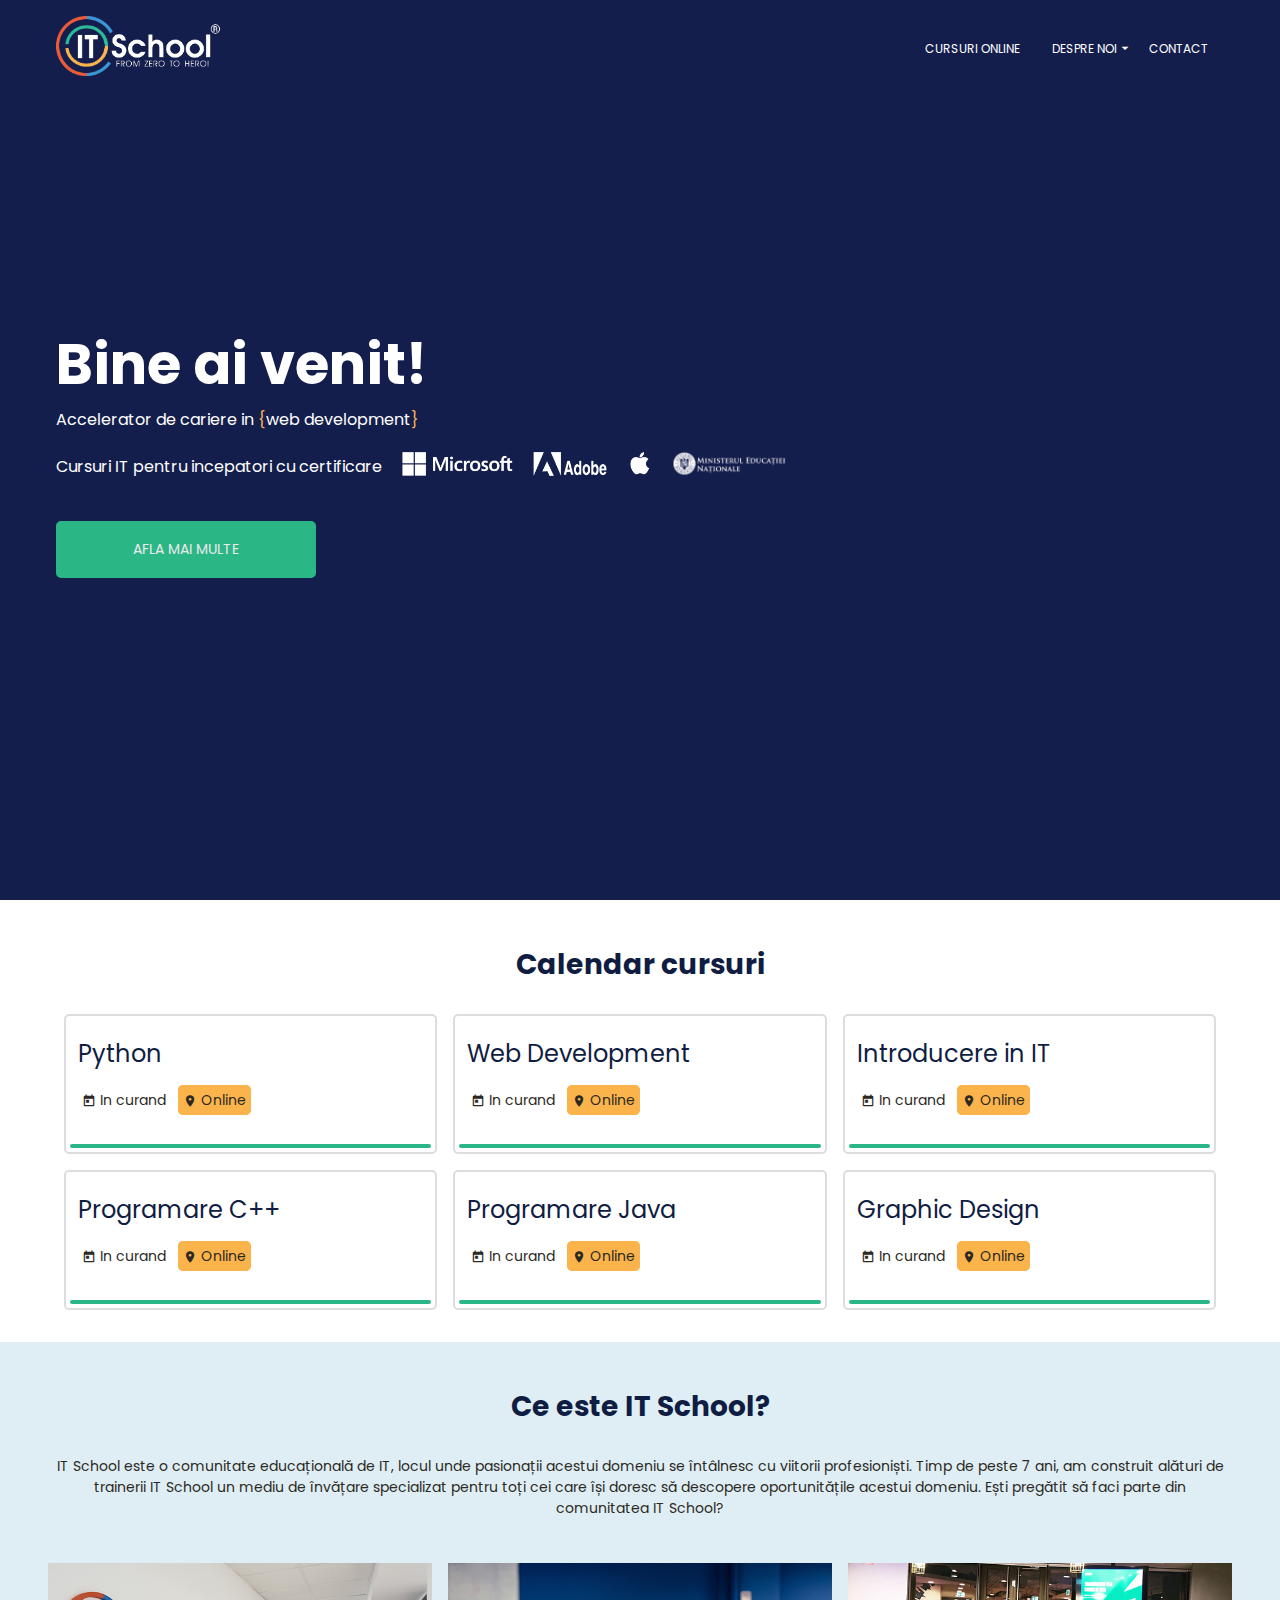
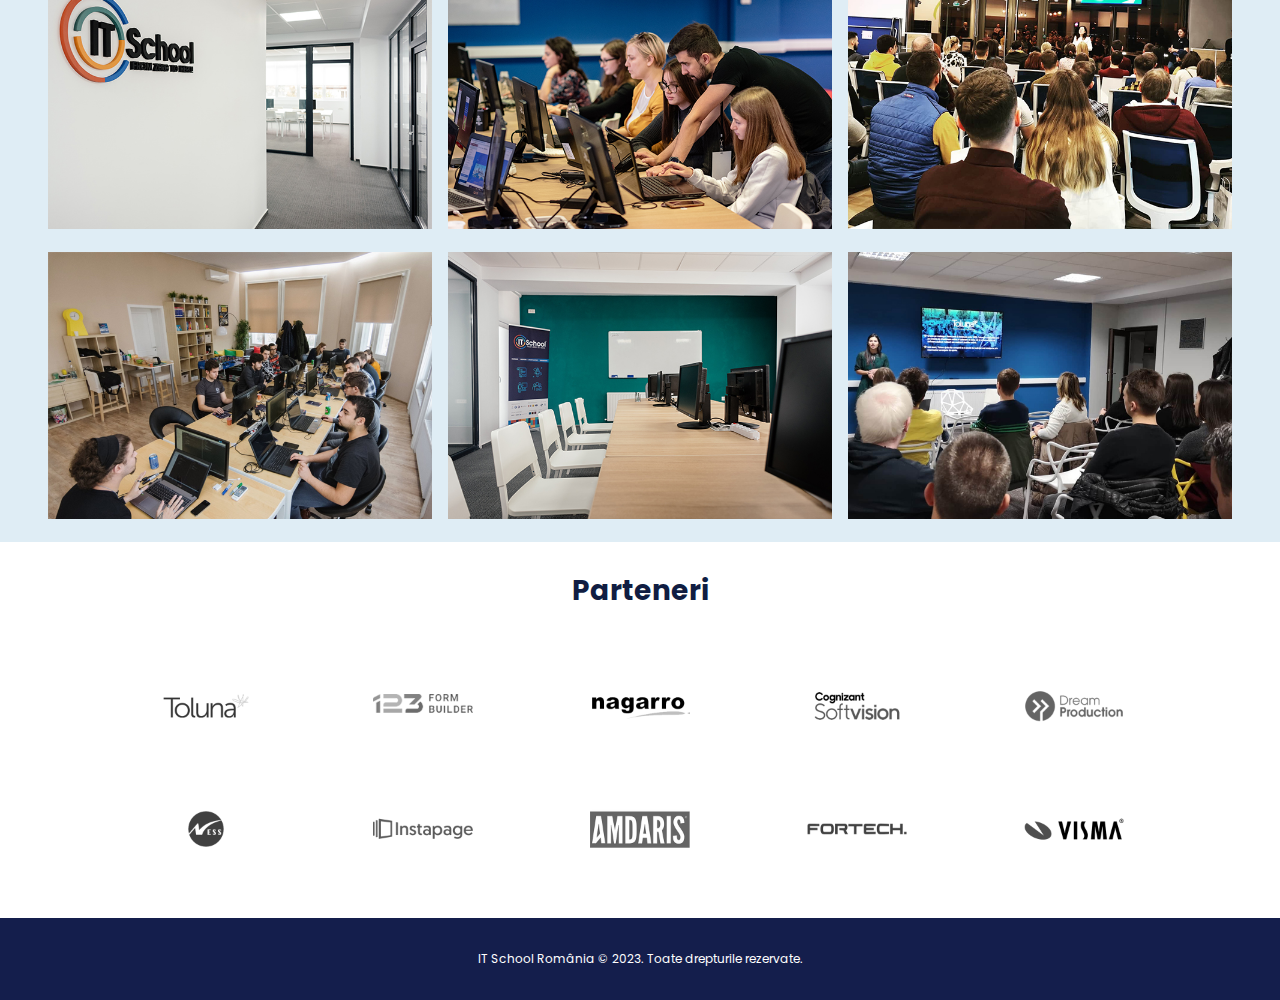
<file: index.html>
<!DOCTYPE html>
<html lang="en">
  <head>
    <meta charset="UTF-8" />
    <meta http-equiv="X-UA-Compatible" content="IE=edge" />
    <meta name="viewport" content="width=device-width, initial-scale=1.0" />
    <title>Clonă IT School</title>
    <meta name="description" content="O replică a site-ului itschool.ro" />

    <!-- Includem font-urile prima oara -->
    <link rel="preconnect" href="https://fonts.googleapis.com" />
    <link rel="preconnect" href="https://fonts.gstatic.com" crossorigin />
    <link
      href="https://fonts.googleapis.com/css2?family=Poppins:ital,wght@0,400;0,700;1,400&display=swap"
      rel="stylesheet"
    />
    <!-- Pentru iconite -->
    <link
      href="https://fonts.googleapis.com/icon?family=Material+Icons"
      rel="stylesheet"
    />
    <!-- Includem CSS-urile noastre -->
    <link rel="stylesheet" href="css/main.css" />
    <link rel="stylesheet" href="css/home.css" />
  </head>
  <body>
    <nav>
      <div class="container">
        <a href="index.html" class="logo-link"
          ><img src="img/itschool-logo.png" alt="it-school-logo"
        /></a>
        <div class="menu-icon-container">
          <!-- Iconita de meniu + checkbox-ul sunt pentru mobile. -->
          <span class="material-icons menu-icon"> menu </span>
          <input type="checkbox" />
          <ul>
            <li><a href="pages/courses.html"> Cursuri online </a></li>
            <li class="about-us">
              <a href="pages/about.html">
                Despre noi
                <span class="material-icons arrow-down-icon">
                  arrow_drop_down
                </span>
              </a>
              <!-- Submeniul afisat la hover pe "Despre noi" -->
              <div class="submenu">
                <a href="index.html">IT School</a>
                <a href="pages/about.html">Despre Noi</a>
              </div>
            </li>
            <li><a href="pages/contact.html"> Contact</a></li>
          </ul>
        </div>
      </div>
    </nav>
    <main>
      <section class="welcome">
        <div class="container">
          <h1>Bine ai venit!</h1>
          <p>
            Accelerator de cariere in <span>{</span>web development<span
              >}</span
            >
          </p>
          <p>
            Cursuri IT pentru incepatori cu certificare
            <img src="img/microsoft.png" alt="Microsoft" />
            <img src="img/adobe.png" alt="Adobe" />
            <img src="img/apple.png" alt="Apple" />
            <img src="img/minister.png" alt="Ministerul Educatiei" />
          </p>
          <a href="pages/courses.html">Afla mai multe</a>
        </div>
      </section >
      <div class="courses">
        <div class="container">
          <h2>Calendar cursuri</h2>
          <div class="courses-container">
            <!-- Fiecare curs are aceeasi structura. -->
            <div class="course-wrapper">
              <div class="course">
                <div class="content">
                  <h3>Python</h3>
                  <div class="badges">
                    <span class="date">
                      <span class="material-icons"> today </span>
                      <span>In curand</span>
                    </span>
                    <span class="place">
                      <span class="material-icons"> location_on </span>
                      <span>Online</span>
                    </span>
                  </div>
                </div>
                <div class="bar"></div>
              </div>
            </div>
            <div class="course-wrapper">
              <div class="course">
                <div class="content">
                  <h3>Web Development</h3>
                  <div class="badges">
                    <span class="date">
                      <span class="material-icons"> today </span>
                      <span>In curand</span>
                    </span>
                    <span class="place">
                      <span class="material-icons"> location_on </span>
                      <span>Online</span>
                    </span>
                  </div>
                </div>
                <div class="bar"></div>
              </div>
            </div>
            <div class="course-wrapper">
              <div class="course">
                <div class="content">
                  <h3>Introducere in IT</h3>
                  <div class="badges">
                    <span class="date">
                      <span class="material-icons"> today </span>
                      <span>In curand</span>
                    </span>
                    <span class="place">
                      <span class="material-icons"> location_on </span>
                      <span>Online</span>
                    </span>
                  </div>
                </div>
                <div class="bar"></div>
              </div>
            </div>
            <div class="course-wrapper">
              <div class="course">
                <div class="content">
                  <h3>Programare C++</h3>
                  <div class="badges">
                    <span class="date">
                      <span class="material-icons"> today </span>
                      <span>In curand</span>
                    </span>
                    <span class="place">
                      <span class="material-icons"> location_on </span>
                      <span>Online</span>
                    </span>
                  </div>
                </div>
                <div class="bar"></div>
              </div>
            </div>
            <div class="course-wrapper">
              <div class="course">
                <div class="content">
                  <h3>Programare Java</h3>
                  <div class="badges">
                    <span class="date">
                      <span class="material-icons"> today </span>
                      <span>In curand</span>
                    </span>
                    <span class="place">
                      <span class="material-icons"> location_on </span>
                      <span>Online</span>
                    </span>
                  </div>
                </div>
                <div class="bar"></div>
              </div>
            </div>
            <div class="course-wrapper">
              <div class="course">
                <div class="content">
                  <h3>Graphic Design</h3>
                  <div class="badges">
                    <span class="date">
                      <span class="material-icons"> today </span>
                      <span>In curand</span>
                    </span>
                    <span class="place">
                      <span class="material-icons"> location_on </span>
                      <span>Online</span>
                    </span>
                  </div>
                </div>
                <div class="bar"></div>
              </div>
            </div>
          </div>
        </div>
      
      </div>

      <section class="description">
        <div class="container">
          <h2>Ce este IT School?</h2>
           <p>
             IT School este o comunitate educațională de IT, locul unde
            pasionații acestui domeniu se întâlnesc cu viitorii profesioniști.
            Timp de peste 7 ani, am construit alături de trainerii IT School un
            mediu de învățare specializat pentru toți cei care își doresc să
            descopere oportunitățile acestui domeniu. Ești pregătit să faci
            parte din comunitatea IT School?
          </p>
        </div>
        <div class="images-container">
          <div class="image-wrapper">
            <img src="/img/about-us-1.jpeg" alt="poza1">
          </div>
          <div class="image-wrapper">
            <img src="/img/about-us-2.jpeg" alt="poza2">
          </div>
          <div class="image-wrapper">
            <img src="/img/about-us-3.jpeg" alt="poza3">
          </div>
          <div class="image-wrapper">
            <img src="/img/about-us-4.jpeg" alt="poza4">
          </div>
          <div class="image-wrapper">
            <img src="/img/about-us-5.jpeg" alt="poza5">
          </div>
          <div class="image-wrapper">
            <img src="/img/about-us-6.jpeg" alt="poza6">
          </div>
        </div>
      </section>
      <section class="partners">
        <h2>Parteneri</h2>
        <div class="container">
          <div class="img-container">
            <div class="img-wrapper">
              <img src="/img/toluna.png" alt="poza1">
            </div>
            <div class="img-wrapper">
              <img src="/img/123formbuilder.png" alt="poza2">
            </div>
            <div class="img-wrapper">
              <img src="/img/nagarro.png" alt="poza3">
            </div>
            <div class="img-wrapper">
              <img src="/img/cognizant.png" alt="poza4">
            </div>
            <div class="img-wrapper">
              <img src="/img/dreamproduction.png" alt="poza5">
            </div>
            <div class="img-wrapper">
              <img src="/img/ness.png" alt="poza6">
            </div>
            <div class="img-wrapper">
              <img src="/img/instapage.png" alt="poza7">
            </div>
            <div class="img-wrapper">
              <img src="/img/amdaris.png" alt="poza8">
            </div>
            <div class="img-wrapper">
              <img src="/img/fortech.png" alt="poza9">
            </div>
            <div class="img-wrapper">
              <img src="/img/visma.png" alt="poza10">
            </div>
          </div>
        </div>
      </section>
    </main>
    <footer>
      <div class="container">
        <p>IT School România © 2023. Toate drepturile rezervate.</p>
      </div>
    </footer>
  </body>
</html>
</file>
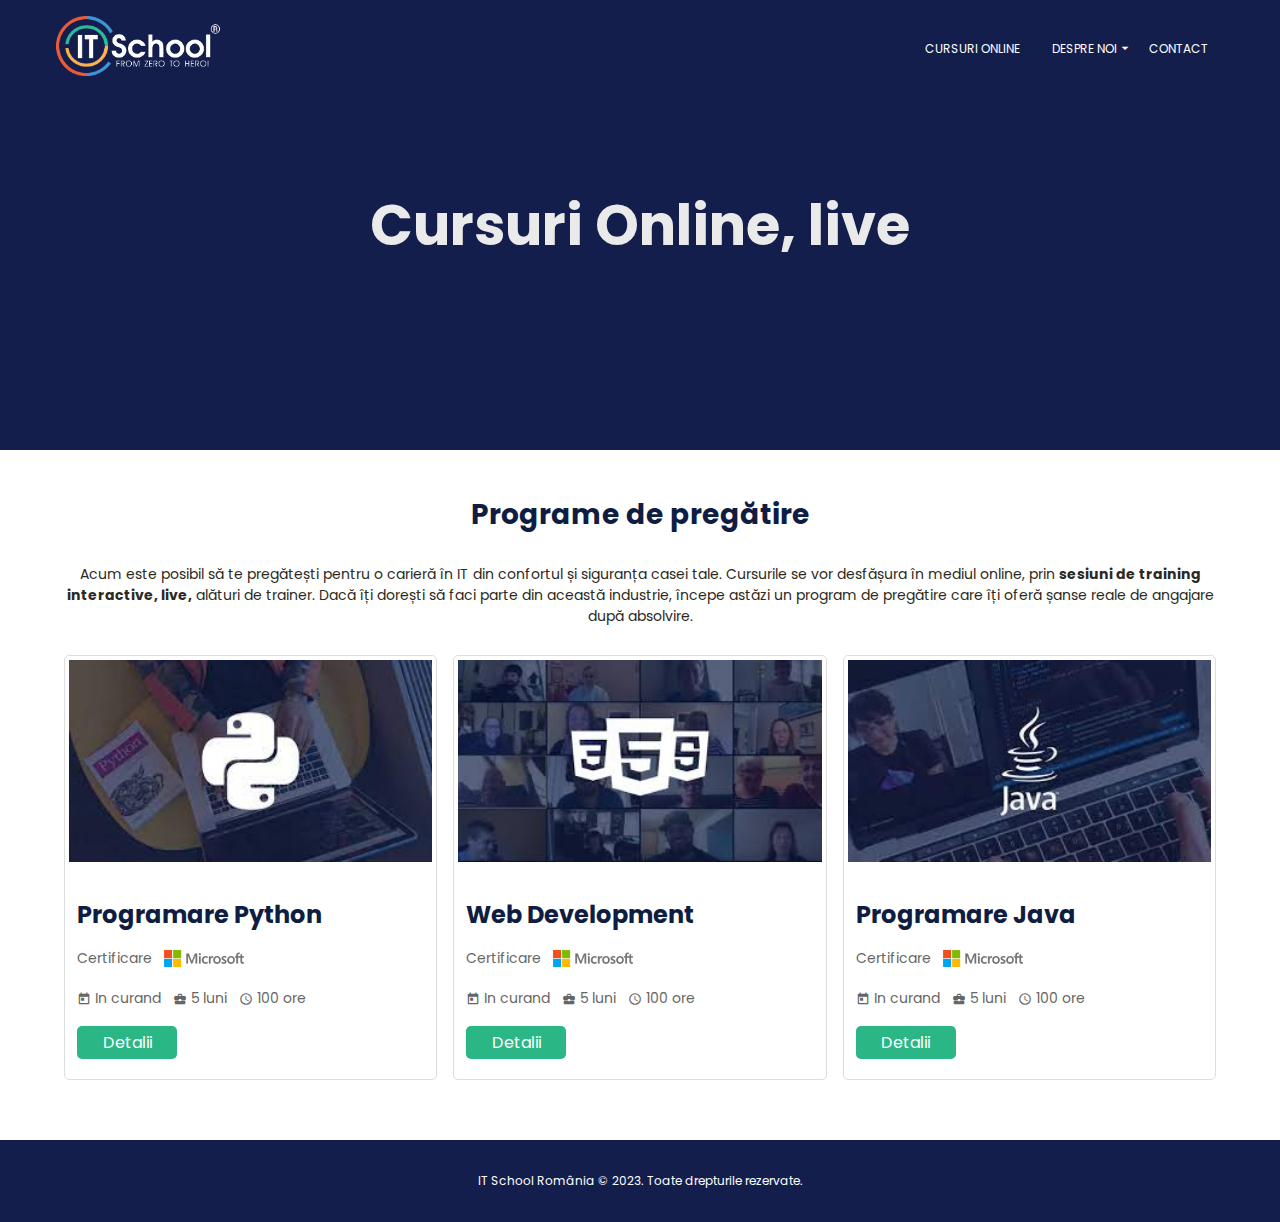
<file: pages/courses.html>
<!DOCTYPE html>
<html lang="en">
  <head>
    <meta charset="UTF-8" />
    <meta http-equiv="X-UA-Compatible" content="IE=edge" />
    <meta name="viewport" content="width=device-width, initial-scale=1.0" />
    <!-- Adaugam metatag-urile pentru Google -->
    <title>Clonă IT School</title>
    <meta name="description" content="O replică a site-ului itschool.ro" />
    <!-- Includem font-urile prima oara -->
    <link rel="preconnect" href="https://fonts.googleapis.com" />
    <link rel="preconnect" href="https://fonts.gstatic.com" crossorigin />
    <link
      href="https://fonts.googleapis.com/css2?family=Poppins:ital,wght@0,400;0,700;1,400&display=swap"
      rel="stylesheet"
    />
    <!-- Pentru iconite -->
    <link
      href="https://fonts.googleapis.com/icon?family=Material+Icons"
      rel="stylesheet"
    />
    <!-- Includem CSS-urile noastre -->
    <link rel="stylesheet" href="../css/main.css" />
    <link rel="stylesheet" href="../css/courses.css">
  </head>
  <body>

    <nav>
      <div class="container">
        <a href="/index.html" class="logo-link"
          ><img src="/img/itschool-logo.png" alt="it-school-logo"
        /></a>
        <div class="menu-icon-container">
      
          <span class="material-icons menu-icon"> menu </span>
          <input type="checkbox" />
          <ul>
            <li><a href="/pages/courses.html"> Cursuri online </a></li>
            <li class="about-us">
              <a href="/pages/about.html">
                Despre noi
                <span class="material-icons arrow-down-icon">
                  arrow_drop_down
                </span>
              </a>
              
              <div class="submenu">
                <a href="index.html">IT School</a>
                <a href="pages/about.html">Despre Noi</a>
              </div>
            </li>
            <li><a href="pages/contact.html"> Contact</a></li>
          </ul>
        </div>
      </div>
    </nav>
    <main>
      <section class="welcome">
      <div class="container">
        <h1>Cursuri Online, live</h1>
      </div>

      </section>
      <section class="courses">
      <div class="container"> 
        <h2>Programe de pregătire </h2>
        <p class="p-prezentare">Acum este posibil să te pregătești pentru o carieră în IT din confortul și siguranța casei tale. Cursurile se vor desfășura în mediul online, prin <strong>sesiuni de training interactive, live,</strong> alături de trainer. Dacă îți dorești să faci parte din această industrie, începe astăzi un program de pregătire care îți oferă șanse reale de angajare după absolvire.</p>
        <div class="courses-depo">
          <div class="course-wrapper">
            <div class="course">
              <img src="/img/python.jpeg" alt class="poza-prezentare">
              <div class="content">
                <h3>Programare Python</h3>
                <p class="certification">Certificare <img src="/img/microsoft-color.png" alt class="logo-microsoft"></p>
                <div class="detalii">
                  <span class="date">
                    <span class="material-icons">today</span>
                    <span>In curand</span>
                  </span>
                  <span class="duration">
                    <span class="material-icons">business_center</span>
                    <span>5 luni</span>
                  </span>
                  <span class="ore">
                    <span class="material-icons">schedule</span>
                    <span>100 ore</span>
                  </span>

                </div>
                <div>
                  <a href="#href">Detalii</a>
                </div>
              </div>
            </div>
          </div>  
          <div class="course-wrapper">
            <div class="course">
              <img src="/img/web-dev.jpeg" alt class="poza-prezentare">
              <div class="content">
                <h3>Web Development</h3>
                <p class="certification">Certificare <img src="/img/microsoft-color.png" alt class="logo-microsoft"></p>
                <div class="detalii">
                  <span class="date">
                    <span class="material-icons">today</span>
                    <span>In curand</span>
                  </span>
                  <span class="duration">
                    <span class="material-icons">business_center</span>
                    <span>5 luni</span>
                  </span>
                  <span class="ore">
                    <span class="material-icons">schedule</span>
                    <span>100 ore</span>
                  </span>

                </div>
                <div>
                  <a href="#href">Detalii</a>
                </div>
              </div>
            </div>
          </div>  
          <div class="course-wrapper">
             <div class="course">
              <img src="/img/Java.jpeg" alt class="poza-prezentare">
              <div class="content">
                <h3>Programare Java</h3>
                <p class="certification">Certificare <img src="/img/microsoft-color.png" alt class="logo-microsoft"></p>
                <div class="detalii">
                  <span class="date">
                    <span class="material-icons">today</span>
                    <span>In curand</span>
                  </span>
                  <span class="duration">
                    <span class="material-icons">business_center</span>
                    <span>5 luni</span>
                  </span>
                  <span class="ore">
                    <span class="material-icons">schedule</span>
                    <span>100 ore</span>
                  </span>

                </div>
                <div>
                  <a href="#href">Detalii</a>
                </div>
              </div>
              </div>
          </div>    
          </div>
        </div>
      </div>    
      </section>
    </main>
    <footer>
      <div class="container">
        <p>IT School România © 2023. Toate drepturile rezervate.</p>
      </div>
    </footer>
  </body>
</html>
</file>
<file: css/main.css>
/* Adaugam varaibile */
:root {
  --text-primary: #101d42;
  --text-secondary: #fbb44c;
  --text-dark: #2b2922;
  --text-light: #eaeaea;
  --text-white: #ffffff;

  --button-color: #2bb686;

  --bg-primary: #141e4c;
  --bg-secondary: #dfedf5;
  --bg-dark: #101d42;
  --bg-light: #ffffff;

  --fs-large: 1rem;
  --fs-medium: 0.875rem;
  --fs-small: 0.75rem;

  --spacing-xl: 2.625rem;
  --spacing-large: 1.75rem;
  --spacing-medium: 1rem;
  --spacing-small: 0.5rem;
  --spacing-tiny: 0.25rem;

  --mobile-logo-height: 45px;
}

/* Resetam proprietatile default */
* {
  box-sizing: border-box;
}

body,
h1,
h2,
h3,
p {
  margin: 0;
  padding: 0;
}

ul {
  list-style-type: none;
  margin: 0;
  padding: 0;
}

a {
  display: block;
  text-decoration: none;
}

/* Adaugam proprietati legate de font */
body {
  font-family: "Poppins", sans-serif;
}

h1 {
  font-size: 3.5rem;
}

h2 {
  font-size: 1.75rem;
}

h3 {
  font-size: 1.5rem;
}

p {
  font-size: var(--fs-medium);
}

/* Adaugam proprietati legate de culori */
h1 {
  color: var(--text-light);
}

h2 {
  color: var(--text-primary);
}

h3 {
  color: var(--text-secondary);
}

p {
  color: var(--text-dark);
}

/* Clase reutilizabile */
.container {
  margin: auto;
  max-width: 1200px;
  padding: var(--spacing-medium);
}

/* Stilizeara nav-ului */
nav {
  background-color: var(--bg-primary);
  position: fixed;
  width: 100%;
  top: 0;
  z-index: 2;
}

nav img {
  width: auto;
  height: 60px;
}

/* Meniul si checkbox-ul sunt necesare doar pentru versiunea de mobile. */

nav ul {
  display: flex;
  align-items: baseline;
}

nav li {
  position: relative;
}

nav .arrow-down-icon {
  font-size: var(--fs-large);
  position: absolute;
}

nav a {
  font-size: var(--fs-small);
  color: var(--bg-light);
  text-transform: uppercase;
  padding: var(--spacing-medium);
}

nav .container {
  display: flex;
  justify-content: space-between;
  align-items: center;
}

nav .logo-link {
  padding: 0;
}

nav .menu-icon {
  color: var(--text-light);
  display: none;
}

nav input[type="checkbox"] {
  display: none;
}

nav .submenu {
  display: none;
  position: absolute;
  width: 10rem;
  top: calc(100% - var(--spacing-small));
  left: var(--spacing-medium);
  background-color: var(--bg-dark);
  padding: var(--spacing-tiny) 0;
  z-index: 3;
}

nav .submenu a {
  padding: var(--spacing-tiny) var(--spacing-small);
}

nav a:hover {
  color: var(--text-secondary);
}

/* Atentie la acest selector! display: block se aplica pe elementul cu clasa submenu, doar atunci cand parintele cu clasa about us are hover! */
nav .about-us:hover .submenu {
  display: block;
}

@media (max-width: 768px) {
  nav img {
    height: var(--mobile-logo-height);
  }

  nav ul {
    display: none;
  }

  nav .arrow-down-icon {
    display: none;
  }

  nav .about-us:hover .submenu {
    display: none;
  }

  nav input[type="checkbox"] {
    display: block;
    position: absolute;
    top: 0;
    left: 0;

    height: 100%;
    width: 100%;

    opacity: 0;
    margin: 0;

    cursor: pointer;
  }

  nav input[type="checkbox"]:checked ~ ul {
    display: block;
    width: 100%;

    position: fixed;
    top: calc(var(--mobile-logo-height) + 2 * var(--spacing-medium));
    left: 0;

    background-color: var(--bg-dark);
  }

  nav .menu-icon {
    display: block;
  }

  nav .menu-icon-container {
    position: relative;
  }
}

footer {
  background-color: var(--bg-primary);
}

footer p {
  color: var(--bg-light);
  text-align: center;
  font-size: var(--fs-small);
  padding: var(--spacing-medium) 0;
}
</file>
<file: css/home.css>
.welcome {
  background-color: var(--bg-primary);
  height: 100vh;
}
.welcome p,
.welcome h1 {
  color: var(--text-white);
}

.welcome p {
  font-size: var(--fs-large);
  margin-bottom: var(--spacing-medium);
}
.welcome p:last-of-type {
  margin-bottom: var(--spacing-xl);
}
.welcome span {
  color: var(--text-secondary);
}

.welcome img {
  height: 24px;
  width: auto;
  margin-left: var(--spacing-medium);
  position: relative;
  top: var(--spacing-tiny);
}

.welcome a {
  color: var(--text-light);
  background-color: var(--button-color);
  font-size: var(--fs-medium);
  text-transform: uppercase;
  text-align: center;
  border-radius: 5px;
  padding: var(--spacing-medium);
  border: 2px solid var(--button-color);
  width: 260px;
  cursor: pointer;
}
.welcome a:hover {
  background-color: transparent;
}

.welcome .container {
  display: flex;
  flex-direction: column;
  justify-content: center;
  height: 100%;
}

@media (max-width: 768px) {
  .welcome h1 {
    font-size: 2.5rem;
  }

  .welcome p:last-of-type {
    margin-bottom: 0;
  }

  .welcome img {
    display: block;
    margin-top: var(--spacing-medium);
    margin-left: var(--spacing-small);
  }

  .welcome a {
    display: none;
  }

  .welcome {
    padding-bottom: 4rem;
  }
}
.courses h2{
  text-align: center;
  margin: var(--spacing-large) 0;
}

.courses-container{
 display: flex;
 flex-wrap: wrap;
}
.courses .course-wrapper{
  width: calc(100% / 3);
  padding-left: var(--spacing-small);
  padding-right: var(--spacing-small);
}
.courses .course{
  border: 2px solid #ddd;
  border-radius: 5px;
  padding: var(--spacing-tiny);
}
.courses h3 {
  color:var(--text-primary) ;
  font-weight: 400;
}
.courses .content {
  padding: var(--spacing-medium) var(--spacing-small);
}
.courses span {
  font-size: var(--fs-medium);
  color: var(--text-dark);
}
.courses .material-icons {
  vertical-align: middle;
}
.course .date, .courses .place {
  padding: var(--spacing-tiny);
}
.course .place {
  background-color: var(--text-secondary);
  margin-left: var(--spacing-tiny);
  border: 1px solid var(--text-secondary);
  border-radius: 5px;
}
.courses .course, .courses h3, .courses .badges {
  margin-bottom: var(--spacing-medium);
  }
  .courses .bar {
    height: var(--spacing-tiny);
    background-color: var(--button-color);
    border-radius: 10px;

}
.description{
  background-color: var(--bg-secondary);
}
.description .container{
  padding: var(--spacing-medium) var(--spacing-small);
  max-width: 1200px;
  
  
}
.description .container p {
  margin-right: var(--spacing-small);
  margin-left: var(--spacing-small);
}
.description h2{
  padding-top: var(--spacing-large);
  margin-bottom: var(--spacing-large);
  text-align: center;
}
.description p{
  text-align: center;
  margin-bottom: var(--spacing-large);
}
.description .images-container{
  display: flex;
  flex-wrap: wrap;
  margin-bottom: var(--spacing-large);
  max-width: 1200px;
  margin: auto;
}
.description img {
  width: 100%;
  height: auto;
}
 .description .image-wrapper{
  width: calc(100% / 3);
  padding-right: var(--spacing-small);
  padding-left: var(--spacing-small);
  margin-bottom: var(--spacing-medium);
  
}
.partners h2{
  text-align: center;
  margin-bottom: var(--spacing-large);
  padding-top: var(--spacing-large);
  color: var(--text-primary);
  font-size: 1.75rem;
}

.partners .container {
  max-width: 1200px;
  min-width: 320px;
  margin: auto;
  padding: var(--spacing-medium);
}
.partners .img-container{
  display: flex;
  flex-wrap: wrap;
  justify-content: space-around;
  margin: 0 var(--spacing-xl);
}
.partners .img-wrapper{
  width: 100px;
  margin-right: var(--spacing-xl);
  margin-left: var(--spacing-xl);
  margin-bottom: var(--spacing-medium);
}
.partners img{
  width: 100%;
  height: auto;
  filter: grayscale(100%);
}
.partners img:hover{
  filter: grayscale(0%);
}




@media (max-width: 992px) {
  .courses .course-wrapper{
    width: 50%;
  }
  .description .image-wrapper{
    width: 50%;
  }
  
}
@media (max-width: 768px) {
  .courses .course-wrapper{
    width: 100%;
  }
  .description .image-wrapper{
    width: 100%;
  }
  .partners .container{
    margin: 0 var(--spacing-small);
  }
}
@media (max-width: 576px){
  .partners .img-wrapper{
    margin-right: var(--spacing-medium);
    margin-left: var(--spacing-medium);
  }
}
</file>
<file: css/courses.css>
.welcome{
    height: 50vh;
    background-color: var(--bg-primary);
    display: flex;
    justify-content: center;
    align-items: center;
}
.welcome .container {
    margin: auto;
    padding: var(--spacing-medium);
}
.welcome h1{
    text-align: center;
    color: var(--text-light);
    
}
.courses .container{
    padding: var(--spacing-medium) var(--spacing-medium);
    margin: auto;
}

.courses h2{
    margin-bottom: var(--spacing-large);
    text-align: center;
    padding-top: var(--spacing-large);
    color: var(--text-primary);
}
.courses .p-prezentare{
    margin-left: var(--spacing-small);
    margin-right: var(--spacing-small);
    margin-bottom: var(--spacing-large);
    text-align: center;
}
p{
    color: var(--text-dark);
}
.courses .courses-depo{
    display: flex;
    flex-wrap: wrap;
    margin-bottom: var(--spacing-large);
    
}
.courses .course-wrapper{
    width: calc(100% / 3);
    padding-left: var(--spacing-small);
    padding-right: var(--spacing-small);
}
.courses .course{
    width: 100%;
    padding: var(--spacing-tiny);
    border: 1px solid #ddd;
    border-radius: 5px;
    margin-bottom: var(--spacing-medium);
}
.courses .poza-prezentare{
    width: 100%;
    height: auto;
    margin-bottom: var(--spacing-large);
}
.courses .content{
    padding: 0 var(--spacing-small);
}
.courses h3 {
    margin-bottom: var(--spacing-medium);
    color: var(--text-primary);
    font-size: 1.5rem;
}
.courses .certification{
    margin-bottom: var(--spacing-medium);
    font-size: var(--fs-medium);
    color: #666;
}
.courses .logo-microsoft{
    margin-left: var(--spacing-small);
    width: 80px;
    height: auto;
    vertical-align: middle;
}
.courses .detalii{
    margin-bottom: var(--spacing-medium);
}
.courses span{
    font-size: var(--fs-medium);
    color: #666;
} 
.courses .material-icons{
    vertical-align: middle;
}
.courses .duration{
    margin-left: var(--spacing-small);
    
}
.courses .ore{
    margin-left: var(--spacing-small);
   
}

.courses a{
    margin-bottom: var(--spacing-medium);
    text-align: center;
    color: var( --text-white);
    background-color: var(--button-color);
    border: 1 px solid var(--button-color);
    border-radius: 5px;
    padding: var(--spacing-tiny);
    width: 100px;
}
@media ( max-width: 992px) {
    .courses .course-wrapper{
        width: 50%;
    }
}
@media(max-width: 768px) {
    .courses .course-wrapper{
        width: 100%;
    }
    
}
</file>
